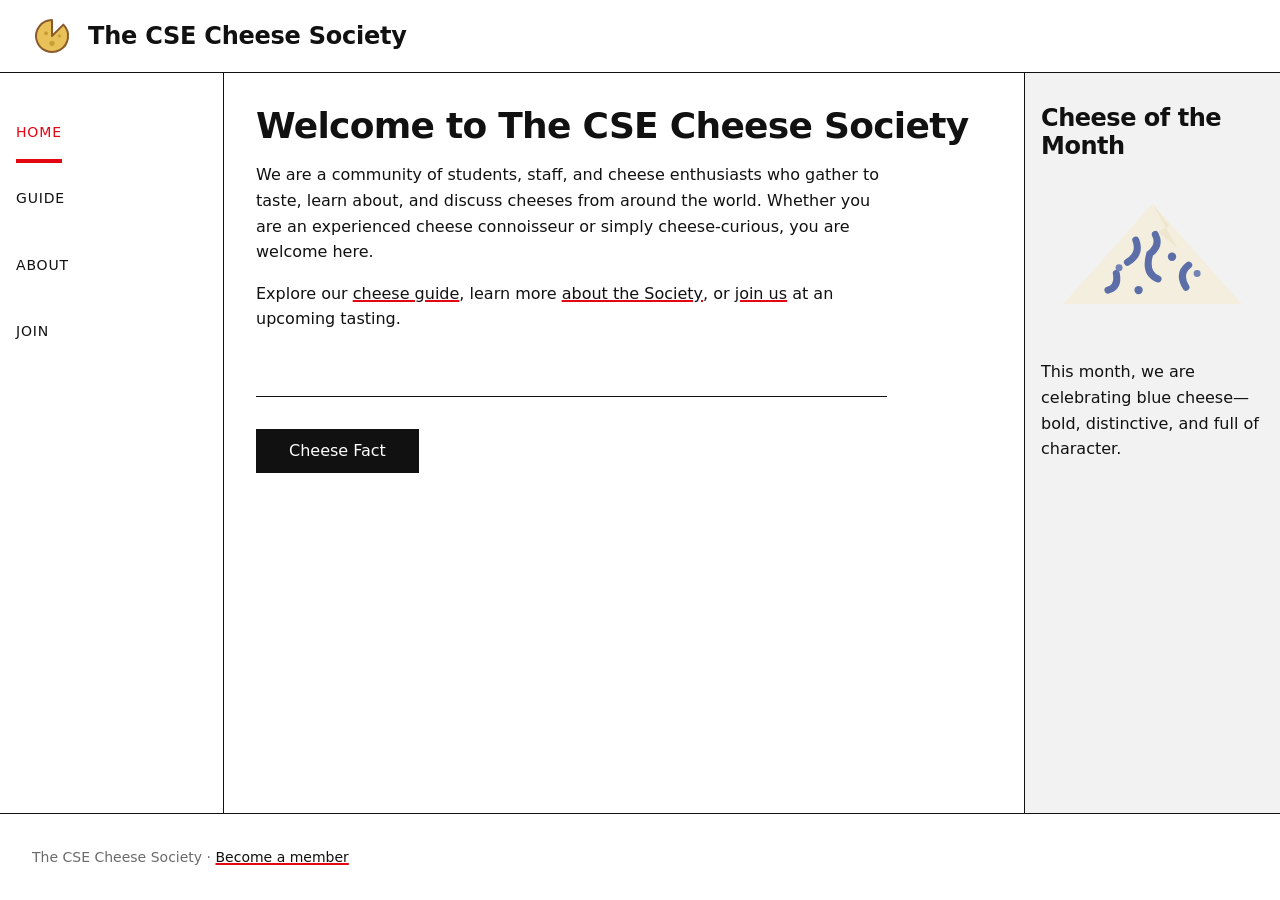
<file: index.html>
<!DOCTYPE html>
<html lang="en">
<head>
  <meta charset="utf-8">
  <meta name="viewport" content="width=device-width, initial-scale=1">
  <title>The CSE Cheese Society</title>
  <meta name="description" content="The CSE Cheese Society: students, staff, and enthusiasts who taste, learn about, and discuss cheeses from around the world.">
  <link rel="icon" href="images/logo.svg">
  <link rel="stylesheet" href="styles/tokens.css">
  <link rel="stylesheet" href="styles/global.css">
  <link rel="stylesheet" href="styles/site.css">
  <link rel="stylesheet" href="styles/home.css">
</head>
<body>

  <!-- ===== HERE reuse ===== -->
  <header class="site-header">
    <a class="site-header__brand" href="index.html">
      <img src="images/logo.svg" alt="">
      <span>The CSE Cheese Society</span>
    </a>
  </header>

  <!-- ===== HERE reuse ===== -->
  <nav class="site-nav" aria-label="Primary">
    <ul>
      <li><a href="index.html" aria-current="page">Home</a></li>
      <li><a href="guide/index.html">Guide</a></li>
      <li><a href="about.html">About</a></li>
      <li><a href="join.html">Join</a></li>
    </ul>
  </nav>

  
  <main>
    <h1>Welcome to The CSE Cheese Society</h1>
    <p>We are a community of students, staff, and cheese enthusiasts who gather
      to taste, learn about, and discuss cheeses from around the world. Whether
      you are an experienced cheese connoisseur or simply cheese-curious, you
      are welcome here.</p>
    <p>Explore our <a href="guide/index.html">cheese guide</a>, learn more
      <a href="about.html">about the Society</a>, or
      <a href="join.html">join us</a> at an upcoming tasting.</p>

    <section class="fact">
      <button class="fact__button" type="button" commandfor="cheese-fact" command="toggle-popover">
        Cheese Fact
      </button>

      
      <div id="cheese-fact" popover>
        <h2>Cheese Fact</h2>
        <p>Cheese is one of the world&rsquo;s oldest prepared foods, with
          evidence of cheesemaking dating back thousands of years.</p>
        <button type="button" commandfor="cheese-fact" command="hide-popover">Close</button>
      </div>
    </section>
  </main>

  
  <aside aria-label="Cheese of the Month">
    <h2>Cheese of the Month</h2>
    <img src="images/cheese-blue.svg" alt="An illustration of blue cheese">
    <p>This month, we are celebrating blue cheese&mdash;bold, distinctive, and
      full of character.</p>
  </aside>

  <!-- ===== HERE reuse ===== -->
  <footer class="site-footer">
    <p>The CSE Cheese Society &middot; <a href="join.html">Become a member</a></p>
  </footer>

</body>
</html>
</file>
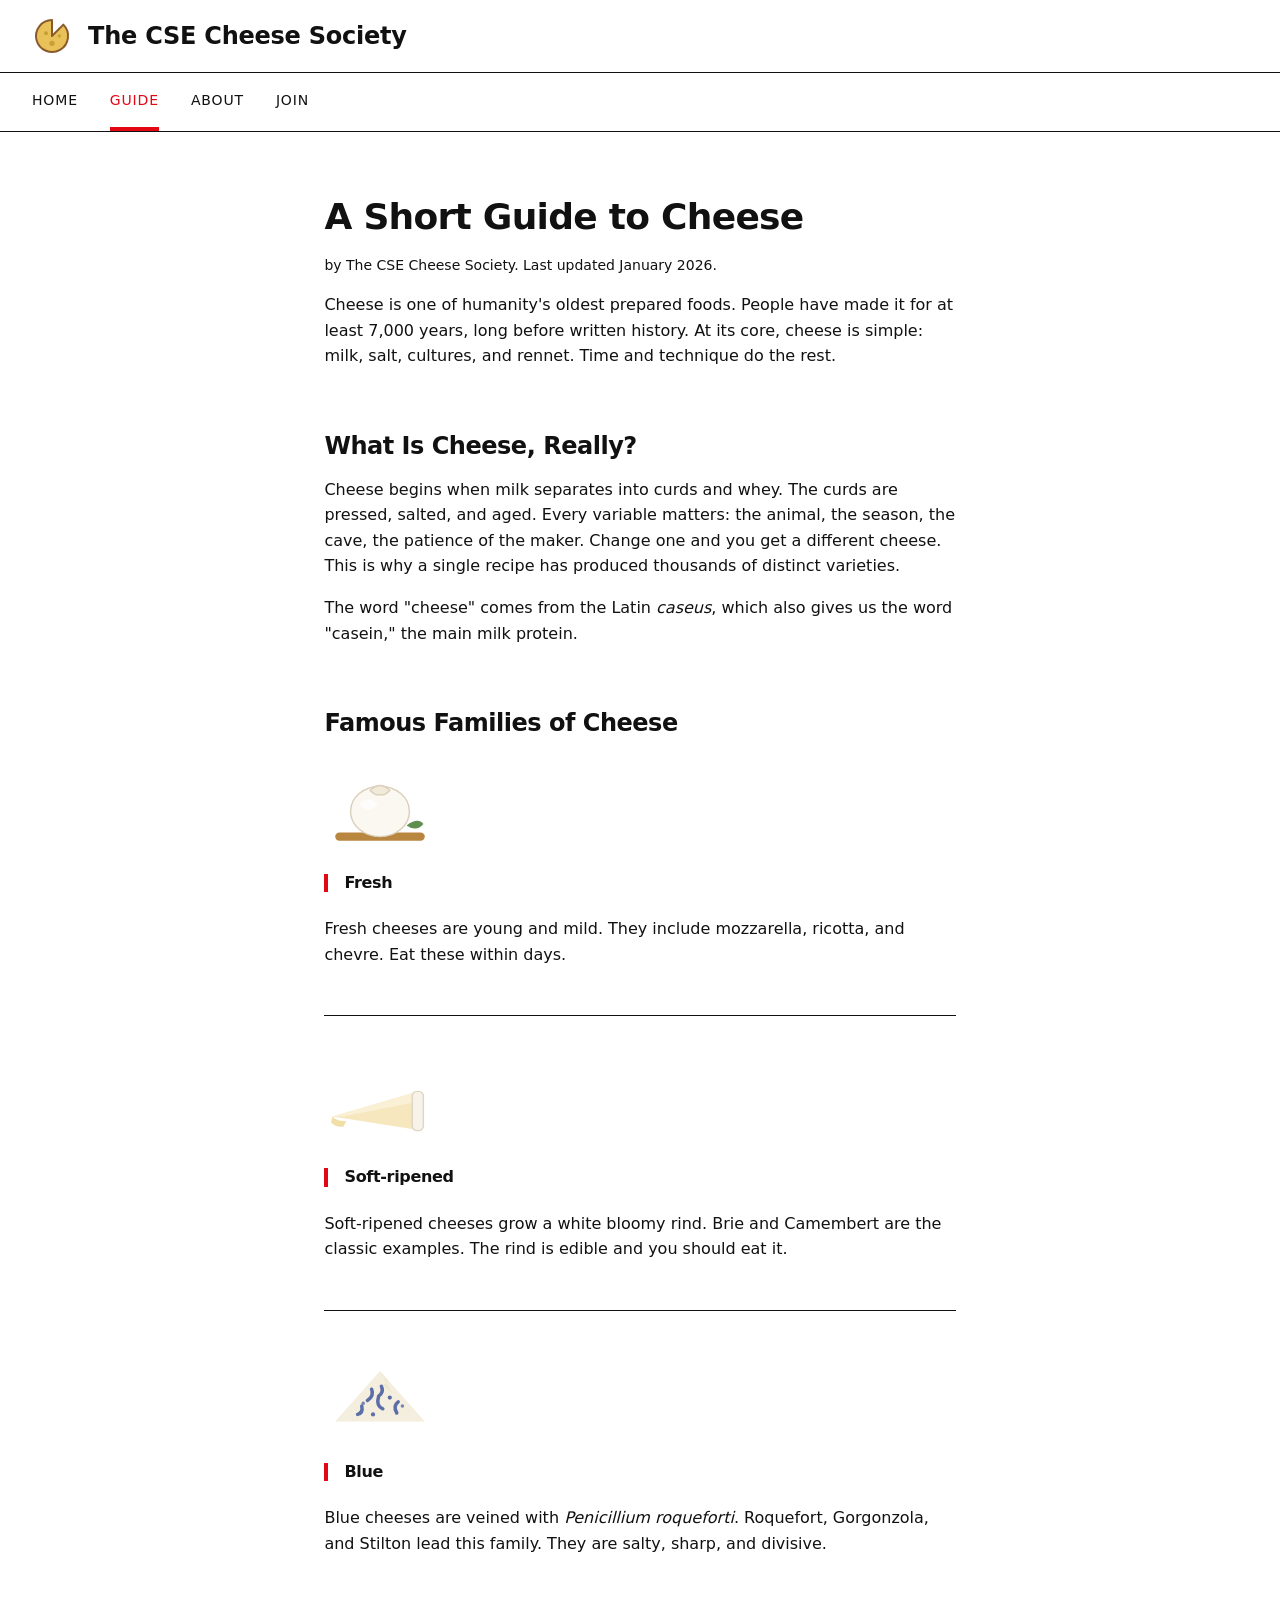
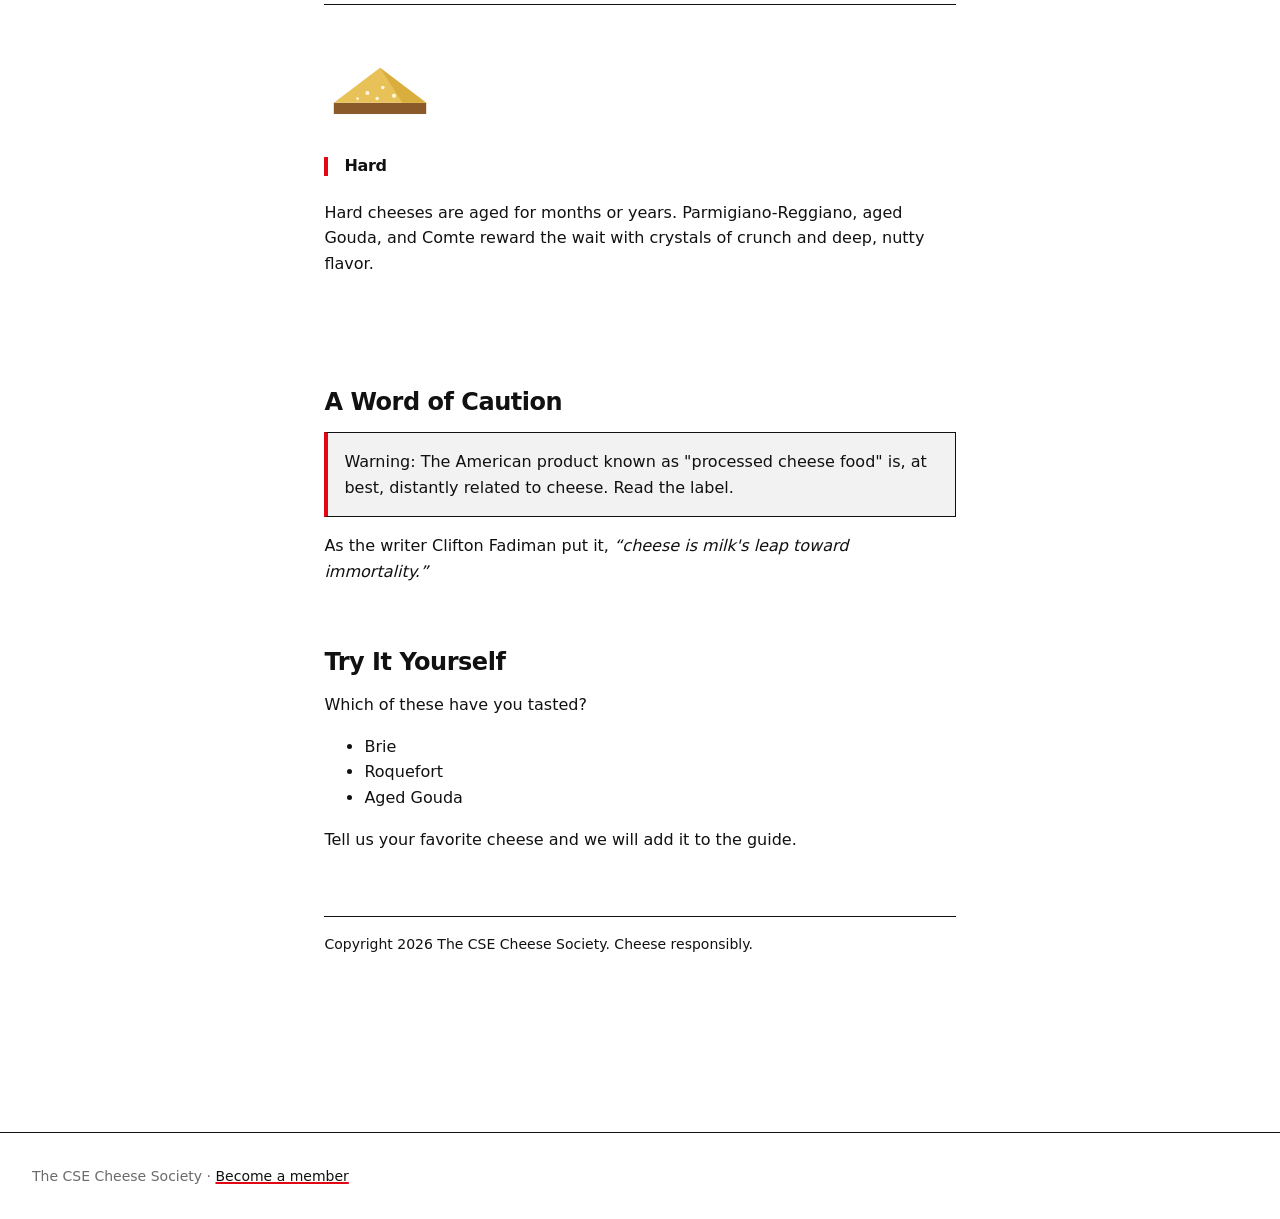
<file: guide/index.html>
<!DOCTYPE html>
<html lang="en">
<head>
  <meta charset="utf-8">
  <meta name="viewport" content="width=device-width, initial-scale=1">
  <title>Field Guide — The CSE Cheese Society</title>
  <meta name="description" content="A short guide to cheese: what it is, its famous families, and how to taste it. From The CSE Cheese Society.">
  <link rel="icon" href="../images/logo.svg">
  <link rel="stylesheet" href="../styles/tokens.css">
  <link rel="stylesheet" href="../styles/global.css">
  <link rel="stylesheet" href="../styles/site.css">
  <link rel="stylesheet" href="../styles/guide.css">
</head>
<body>

  <!-- ===== HERE reuse ===== -->
  <header class="site-header">
    <a class="site-header__brand" href="../index.html">
      <img src="../images/logo.svg" alt="">
      <span>The CSE Cheese Society</span>
    </a>
  </header>

  <!-- ===== HERE reuse ===== -->
  <nav class="site-nav" aria-label="Primary">
    <ul>
      <li><a href="../index.html">Home</a></li>
      <li><a href="index.html" aria-current="page">Guide</a></li>
      <li><a href="../about.html">About</a></li>
      <li><a href="../join.html">Join</a></li>
    </ul>
  </nav>

  
  <main>
    <article class="guide">
      <h1>A Short Guide to Cheese</h1>
      <p class="byline">by The CSE Cheese Society. Last updated January 2026.</p>

      <p>Cheese is one of humanity's oldest prepared foods. People have made it
        for at least 7,000 years, long before written history. At its core,
        cheese is simple: milk, salt, cultures, and rennet. Time and technique
        do the rest.</p>

      <section>
        <h2>What Is Cheese, Really?</h2>
        <p>Cheese begins when milk separates into curds and whey. The curds are
          pressed, salted, and aged. Every variable matters: the animal, the
          season, the cave, the patience of the maker. Change one and you get a
          different cheese. This is why a single recipe has produced thousands
          of distinct varieties.</p>
        <p>The word "cheese" comes from the Latin <em>caseus</em>, which also
          gives us the word "casein," the main milk protein.</p>
      </section>

      <section class="families">
        <h2>Famous Families of Cheese</h2>

        <div class="family">
          <a class="family__link" href="fresh.html">
            <img src="../images/cheese-fresh.svg" alt="">
            <h3 class="family__name">Fresh</h3>
          </a>
          <p>Fresh cheeses are young and mild. They include mozzarella, ricotta,
            and chevre. Eat these within days.</p>
        </div>

        <div class="family">
          <a class="family__link" href="soft.html">
            <img src="../images/cheese-soft.svg" alt="">
            <h3 class="family__name">Soft-ripened</h3>
          </a>
          <p>Soft-ripened cheeses grow a white bloomy rind. Brie and Camembert
            are the classic examples. The rind is edible and you should eat it.</p>
        </div>

        <div class="family">
          <a class="family__link" href="blue.html">
            <img src="../images/cheese-blue.svg" alt="">
            <h3 class="family__name">Blue</h3>
          </a>
          <p>Blue cheeses are veined with <em>Penicillium roqueforti</em>.
            Roquefort, Gorgonzola, and Stilton lead this family. They are salty,
            sharp, and divisive.</p>
        </div>

        <div class="family">
          <a class="family__link" href="hard.html">
            <img src="../images/cheese-hard.svg" alt="">
            <h3 class="family__name">Hard</h3>
          </a>
          <p>Hard cheeses are aged for months or years. Parmigiano-Reggiano,
            aged Gouda, and Comte reward the wait with crystals of crunch and
            deep, nutty flavor.</p>
        </div>
      </section>

      <section>
        <h2>A Word of Caution</h2>
        <p class="warning">Warning: The American product known as "processed
          cheese food" is, at best, distantly related to cheese. Read the label.</p>
        <p>As the writer Clifton Fadiman put it, <q>cheese is milk's leap toward
          immortality.</q></p>
      </section>

      <section>
        <h2>Try It Yourself</h2>
        <p>Which of these have you tasted?</p>
        <ul>
          <li>Brie</li>
          <li>Roquefort</li>
          <li>Aged Gouda</li>
        </ul>
        <p>Tell us your favorite cheese and we will add it to the guide.</p>
      </section>

      <p class="colophon">Copyright 2026 The CSE Cheese Society. Cheese responsibly.</p>
    </article>
  </main>

  <!-- ===== HERE reuse ===== -->
  <footer class="site-footer">
    <p>The CSE Cheese Society &middot; <a href="../join.html">Become a member</a></p>
  </footer>

</body>
</html>
</file>
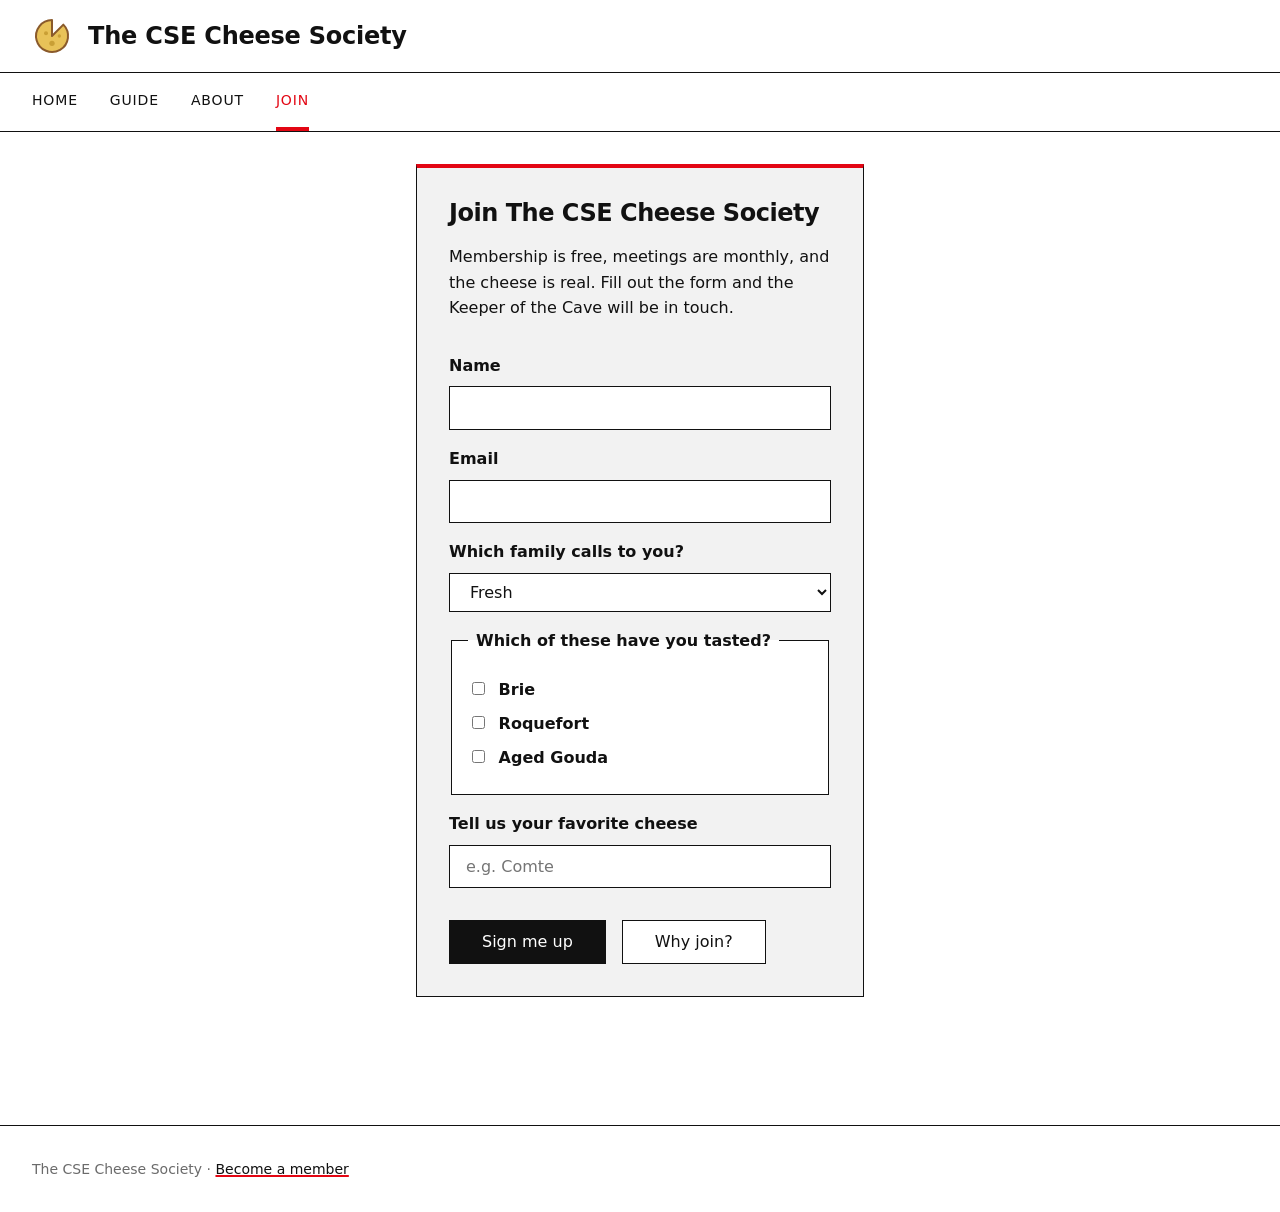
<file: join.html>
<!DOCTYPE html>
<html lang="en">
<head>
  <meta charset="utf-8">
  <meta name="viewport" content="width=device-width, initial-scale=1">
  <title>Join — The CSE Cheese Society</title>
  <meta name="description" content="Join The CSE Cheese Society: free membership, monthly tastings, and real cheese. Fill out the form to sign up.">
  <link rel="icon" href="images/logo.svg">
  <link rel="stylesheet" href="styles/tokens.css">
  <link rel="stylesheet" href="styles/global.css">
  <link rel="stylesheet" href="styles/site.css">
  <link rel="stylesheet" href="styles/join.css">
</head>
<body>

  <header class="site-header">
    <a class="site-header__brand" href="index.html">
      <img src="images/logo.svg" alt="">
      <span>The CSE Cheese Society</span>
    </a>
  </header>

  <nav class="site-nav" aria-label="Primary">
    <ul>
      <li><a href="index.html">Home</a></li>
      <li><a href="guide/index.html">Guide</a></li>
      <li><a href="about.html">About</a></li>
      <li><a href="join.html" aria-current="page">Join</a></li>
    </ul>
  </nav>

  <main>
    <div class="form-card">
      <h1>Join The CSE Cheese Society</h1>
      <p>Membership is free, meetings are monthly, and the cheese is real. Fill
        out the form and the Keeper of the Cave will be in touch.</p>

      <form>
        <div class="field">
          <label for="name">Name</label>
          <input id="name" name="name" type="text" autocomplete="name" required>
        </div>

        <div class="field">
          <label for="email">Email</label>
          <input id="email" name="email" type="email" autocomplete="email" required>
        </div>

        <div class="field">
          <label for="family">Which family calls to you?</label>
          <select id="family" name="family">
            <option value="fresh">Fresh</option>
            <option value="soft">Soft-ripened</option>
            <option value="blue">Blue</option>
            <option value="hard">Hard</option>
            <option value="undecided">Undecided &mdash; that&rsquo;s why I&rsquo;m here</option>
          </select>
        </div>

        <fieldset class="field">
          <legend>Which of these have you tasted?</legend>
          <label><input type="checkbox" name="tasted" value="brie"> Brie</label>
          <label><input type="checkbox" name="tasted" value="roquefort"> Roquefort</label>
          <label><input type="checkbox" name="tasted" value="aged-gouda"> Aged Gouda</label>
        </fieldset>

        <div class="field">
          <label for="favorite">Tell us your favorite cheese</label>
          <input id="favorite" name="favorite" type="text" placeholder="e.g. Comte">
        </div>

        <div class="actions">
          <button class="btn btn--primary" type="submit">Sign me up</button>
          <button class="btn btn--ghost" type="button" commandfor="why-join" command="show-modal">
            Why join?
          </button>
        </div>
      </form>
    </div>

    <!-- Invoker-driven modal dialog — opens and closes with no JavaScript -->
    <dialog id="why-join">
      <h2>Why join?</h2>
      <ul>
        <li>Monthly tastings. The Society buys the cheese. You bring opinions.</li>
        <li>Voting rights in the Cheese of the Month election.</li>
        <li>Access to THE CAVE (a mini-fridge, but a very serious one).</li>
        <li>A laminated membership card featuring the cheese of your choice.</li>
        <li>Amnesty program for recovering blue-cheese skeptics.</li>
      </ul>
      <button class="btn btn--primary" type="button" commandfor="why-join" command="close">
        I&rsquo;m convinced
      </button>
    </dialog>
  </main>

  <footer class="site-footer">
    <p>The CSE Cheese Society &middot; <a href="join.html">Become a member</a></p>
  </footer>

</body>
</html>
</file>
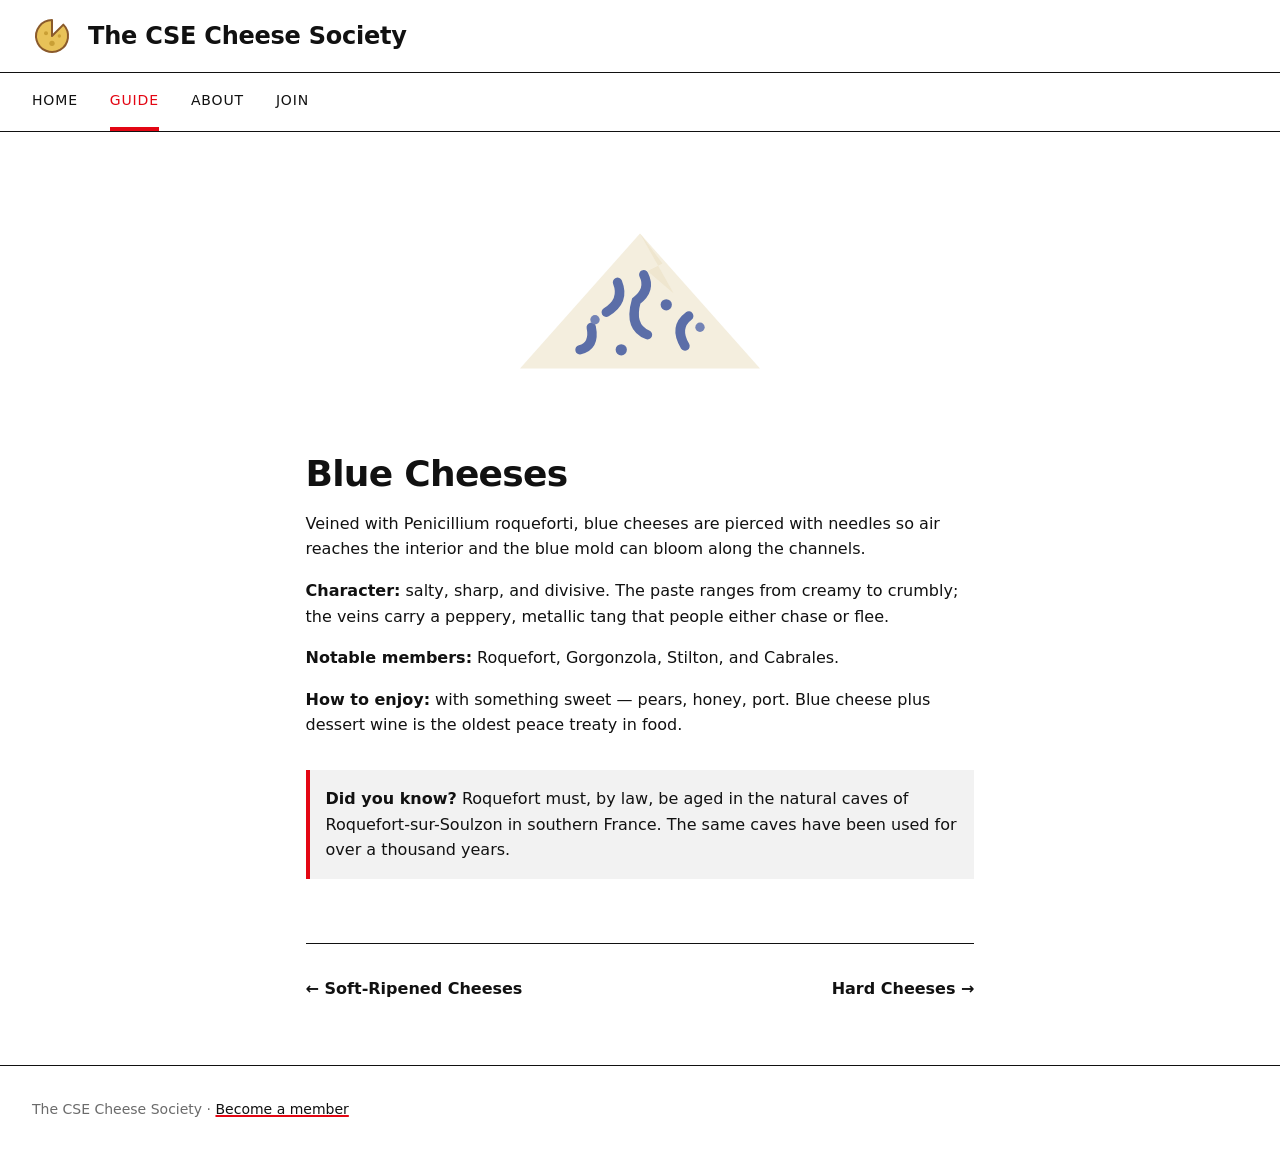
<file: guide/blue.html>
<!DOCTYPE html>
<html lang="en">
<head>
  <meta charset="utf-8">
  <meta name="viewport" content="width=device-width, initial-scale=1">
  <title>Blue Cheeses — The CSE Cheese Society</title>
  <meta name="description" content="Blue cheeses: salty, sharp, and veined with Penicillium roqueforti — Roquefort, Gorgonzola, Stilton, Cabrales.">
  <link rel="icon" href="../images/logo.svg">
  <link rel="stylesheet" href="../styles/tokens.css">
  <link rel="stylesheet" href="../styles/global.css">
  <link rel="stylesheet" href="../styles/site.css">
  <link rel="stylesheet" href="../styles/family.css">
</head>
<body>

  <header class="site-header">
    <a class="site-header__brand" href="../index.html">
      <img src="../images/logo.svg" alt="">
      <span>The CSE Cheese Society</span>
    </a>
  </header>

  <nav class="site-nav" aria-label="Primary">
    <ul>
      <li><a href="../index.html">Home</a></li>
      <li><a href="index.html" aria-current="page">Guide</a></li>
      <li><a href="../about.html">About</a></li>
      <li><a href="../join.html">Join</a></li>
    </ul>
  </nav>

  <main>
    <img class="hero" src="../images/cheese-blue.svg" alt="Illustration of a blue cheese">
    <h1>Blue Cheeses</h1>
    <p>Veined with Penicillium roqueforti, blue cheeses are pierced with needles
      so air reaches the interior and the blue mold can bloom along the
      channels.</p>
    <p><strong>Character:</strong> salty, sharp, and divisive. The paste ranges
      from creamy to crumbly; the veins carry a peppery, metallic tang that
      people either chase or flee.</p>
    <p><strong>Notable members:</strong> Roquefort, Gorgonzola, Stilton, and
      Cabrales.</p>
    <p><strong>How to enjoy:</strong> with something sweet &mdash; pears, honey,
      port. Blue cheese plus dessert wine is the oldest peace treaty in food.</p>
    <p class="dyk"><strong>Did you know?</strong> Roquefort must, by law, be aged
      in the natural caves of Roquefort-sur-Soulzon in southern France. The same
      caves have been used for over a thousand years.</p>

    <nav class="pager" aria-label="Between families">
      <a href="soft.html" rel="prev">&larr; Soft-Ripened Cheeses</a>
      <a href="hard.html" rel="next">Hard Cheeses &rarr;</a>
    </nav>
  </main>

  <footer class="site-footer">
    <p>The CSE Cheese Society &middot; <a href="../join.html">Become a member</a></p>
  </footer>

</body>
</html>
</file>
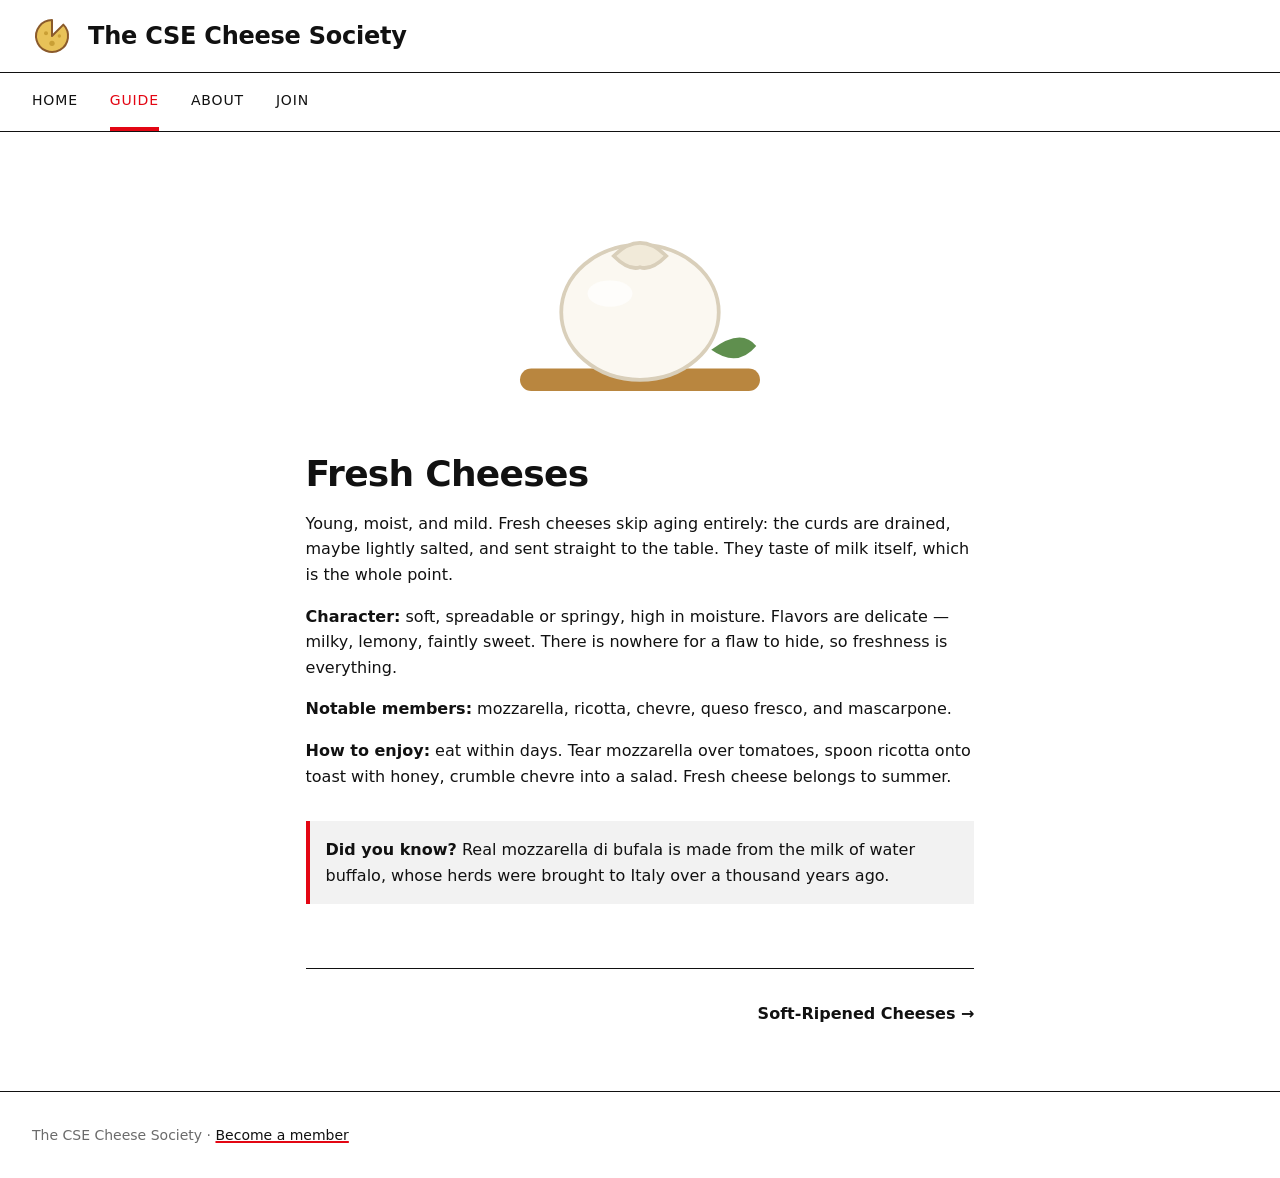
<file: guide/fresh.html>
<!DOCTYPE html>
<html lang="en">
<head>
  <meta charset="utf-8">
  <meta name="viewport" content="width=device-width, initial-scale=1">
  <title>Fresh Cheeses — The CSE Cheese Society</title>
  <meta name="description" content="Fresh cheeses: young, moist, and mild — mozzarella, ricotta, chevre, queso fresco, and mascarpone.">
  <link rel="icon" href="../images/logo.svg">
  <link rel="stylesheet" href="../styles/tokens.css">
  <link rel="stylesheet" href="../styles/global.css">
  <link rel="stylesheet" href="../styles/site.css">
  <link rel="stylesheet" href="../styles/family.css">
</head>
<body>

  <header class="site-header">
    <a class="site-header__brand" href="../index.html">
      <img src="../images/logo.svg" alt="">
      <span>The CSE Cheese Society</span>
    </a>
  </header>

  <nav class="site-nav" aria-label="Primary">
    <ul>
      <li><a href="../index.html">Home</a></li>
      <li><a href="index.html" aria-current="page">Guide</a></li>
      <li><a href="../about.html">About</a></li>
      <li><a href="../join.html">Join</a></li>
    </ul>
  </nav>

  <main>
    <img class="hero" src="../images/cheese-fresh.svg" alt="Illustration of a fresh cheese">
    <h1>Fresh Cheeses</h1>
    <p>Young, moist, and mild. Fresh cheeses skip aging entirely: the curds are
      drained, maybe lightly salted, and sent straight to the table. They taste
      of milk itself, which is the whole point.</p>
    <p><strong>Character:</strong> soft, spreadable or springy, high in moisture.
      Flavors are delicate &mdash; milky, lemony, faintly sweet. There is nowhere
      for a flaw to hide, so freshness is everything.</p>
    <p><strong>Notable members:</strong> mozzarella, ricotta, chevre, queso
      fresco, and mascarpone.</p>
    <p><strong>How to enjoy:</strong> eat within days. Tear mozzarella over
      tomatoes, spoon ricotta onto toast with honey, crumble chevre into a
      salad. Fresh cheese belongs to summer.</p>
    <p class="dyk"><strong>Did you know?</strong> Real mozzarella di bufala is
      made from the milk of water buffalo, whose herds were brought to Italy
      over a thousand years ago.</p>

    <nav class="pager" aria-label="Between families">
      <span></span>
      <a href="soft.html" rel="next">Soft-Ripened Cheeses &rarr;</a>
    </nav>
  </main>

  <footer class="site-footer">
    <p>The CSE Cheese Society &middot; <a href="../join.html">Become a member</a></p>
  </footer>

</body>
</html>
</file>
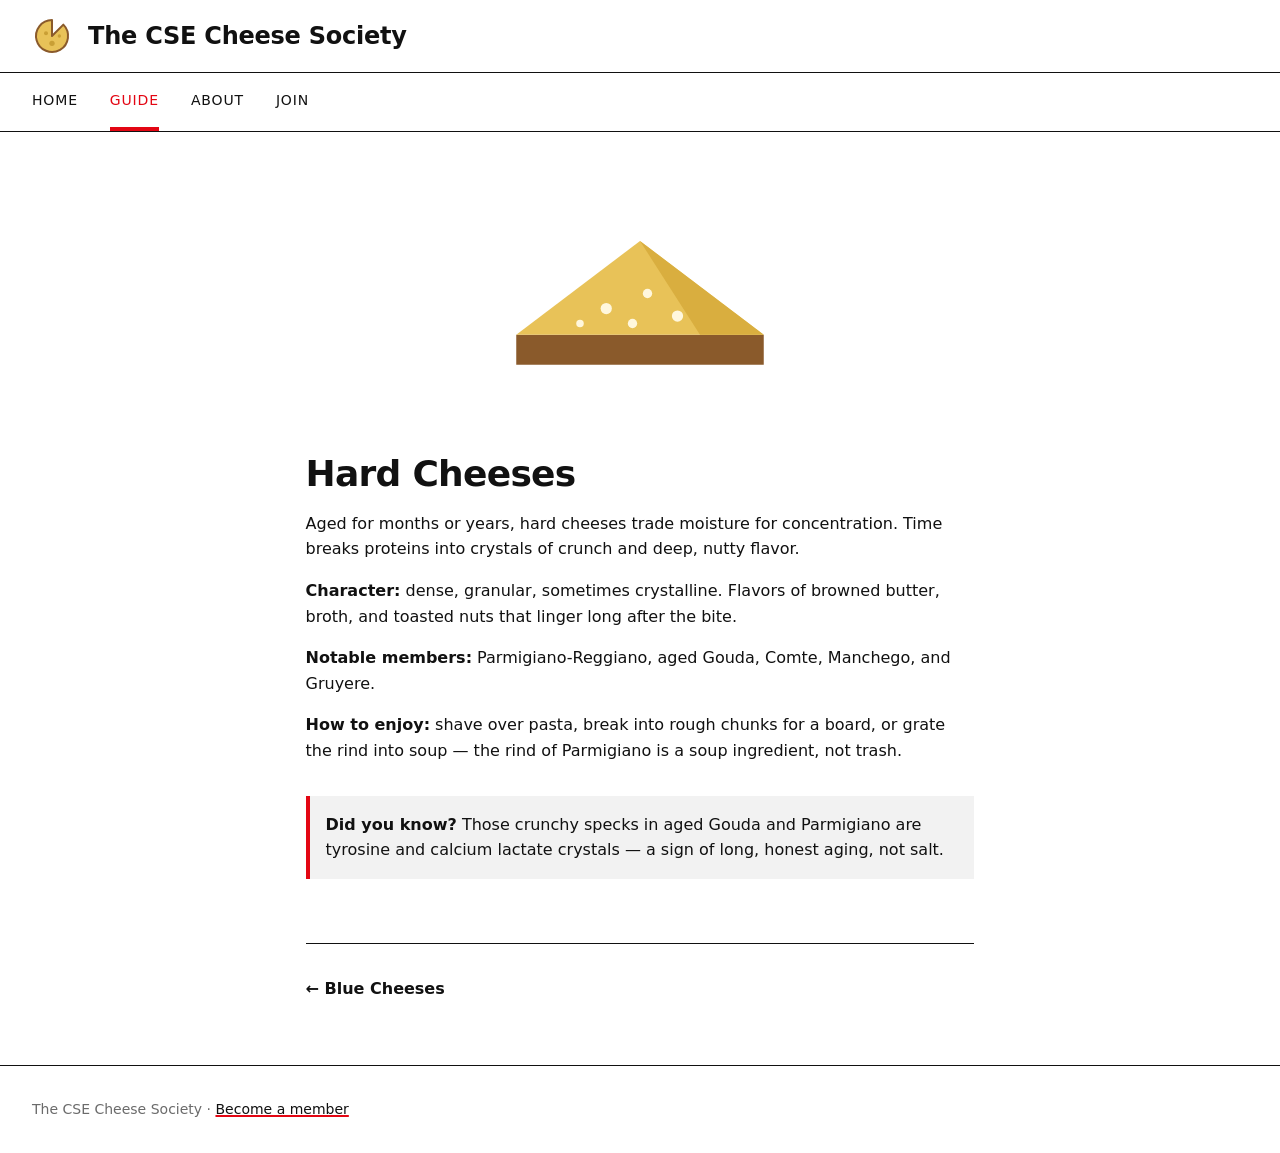
<file: guide/hard.html>
<!DOCTYPE html>
<html lang="en">
<head>
  <meta charset="utf-8">
  <meta name="viewport" content="width=device-width, initial-scale=1">
  <title>Hard Cheeses — The CSE Cheese Society</title>
  <meta name="description" content="Hard cheeses: aged, dense, and crystalline — Parmigiano-Reggiano, aged Gouda, Comte, Manchego, Gruyere.">
  <link rel="icon" href="../images/logo.svg">
  <link rel="stylesheet" href="../styles/tokens.css">
  <link rel="stylesheet" href="../styles/global.css">
  <link rel="stylesheet" href="../styles/site.css">
  <link rel="stylesheet" href="../styles/family.css">
</head>
<body>

  <header class="site-header">
    <a class="site-header__brand" href="../index.html">
      <img src="../images/logo.svg" alt="">
      <span>The CSE Cheese Society</span>
    </a>
  </header>

  <nav class="site-nav" aria-label="Primary">
    <ul>
      <li><a href="../index.html">Home</a></li>
      <li><a href="index.html" aria-current="page">Guide</a></li>
      <li><a href="../about.html">About</a></li>
      <li><a href="../join.html">Join</a></li>
    </ul>
  </nav>

  <main>
    <img class="hero" src="../images/cheese-hard.svg" alt="Illustration of a hard cheese">
    <h1>Hard Cheeses</h1>
    <p>Aged for months or years, hard cheeses trade moisture for concentration.
      Time breaks proteins into crystals of crunch and deep, nutty flavor.</p>
    <p><strong>Character:</strong> dense, granular, sometimes crystalline.
      Flavors of browned butter, broth, and toasted nuts that linger long after
      the bite.</p>
    <p><strong>Notable members:</strong> Parmigiano-Reggiano, aged Gouda, Comte,
      Manchego, and Gruyere.</p>
    <p><strong>How to enjoy:</strong> shave over pasta, break into rough chunks
      for a board, or grate the rind into soup &mdash; the rind of Parmigiano is
      a soup ingredient, not trash.</p>
    <p class="dyk"><strong>Did you know?</strong> Those crunchy specks in aged
      Gouda and Parmigiano are tyrosine and calcium lactate crystals &mdash; a
      sign of long, honest aging, not salt.</p>

    <nav class="pager" aria-label="Between families">
      <a href="blue.html" rel="prev">&larr; Blue Cheeses</a>
      <span></span>
    </nav>
  </main>

  <footer class="site-footer">
    <p>The CSE Cheese Society &middot; <a href="../join.html">Become a member</a></p>
  </footer>

</body>
</html>
</file>
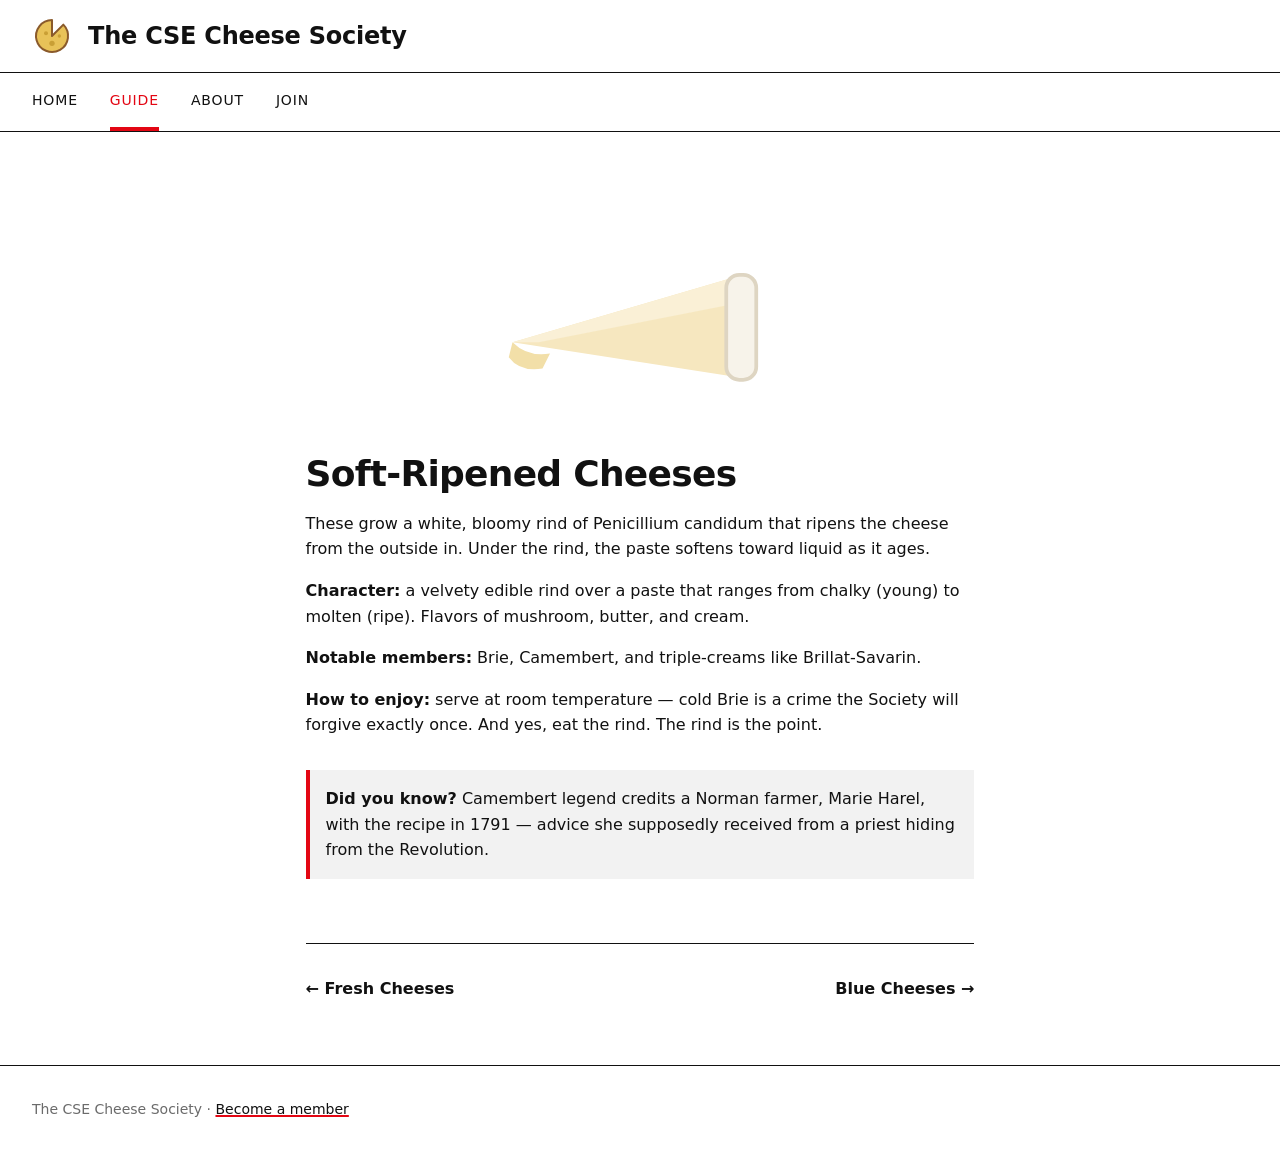
<file: guide/soft.html>
<!DOCTYPE html>
<html lang="en">
<head>
  <meta charset="utf-8">
  <meta name="viewport" content="width=device-width, initial-scale=1">
  <title>Soft-Ripened Cheeses — The CSE Cheese Society</title>
  <meta name="description" content="Soft-ripened cheeses: a bloomy edible rind over molten paste — Brie, Camembert, and triple-creams.">
  <link rel="icon" href="../images/logo.svg">
  <link rel="stylesheet" href="../styles/tokens.css">
  <link rel="stylesheet" href="../styles/global.css">
  <link rel="stylesheet" href="../styles/site.css">
  <link rel="stylesheet" href="../styles/family.css">
</head>
<body>

  <header class="site-header">
    <a class="site-header__brand" href="../index.html">
      <img src="../images/logo.svg" alt="">
      <span>The CSE Cheese Society</span>
    </a>
  </header>

  <nav class="site-nav" aria-label="Primary">
    <ul>
      <li><a href="../index.html">Home</a></li>
      <li><a href="index.html" aria-current="page">Guide</a></li>
      <li><a href="../about.html">About</a></li>
      <li><a href="../join.html">Join</a></li>
    </ul>
  </nav>

  <main>
    <img class="hero" src="../images/cheese-soft.svg" alt="Illustration of a soft-ripened cheese">
    <h1>Soft-Ripened Cheeses</h1>
    <p>These grow a white, bloomy rind of Penicillium candidum that ripens the
      cheese from the outside in. Under the rind, the paste softens toward
      liquid as it ages.</p>
    <p><strong>Character:</strong> a velvety edible rind over a paste that ranges
      from chalky (young) to molten (ripe). Flavors of mushroom, butter, and
      cream.</p>
    <p><strong>Notable members:</strong> Brie, Camembert, and triple-creams like
      Brillat-Savarin.</p>
    <p><strong>How to enjoy:</strong> serve at room temperature &mdash; cold Brie
      is a crime the Society will forgive exactly once. And yes, eat the rind.
      The rind is the point.</p>
    <p class="dyk"><strong>Did you know?</strong> Camembert legend credits a
      Norman farmer, Marie Harel, with the recipe in 1791 &mdash; advice she
      supposedly received from a priest hiding from the Revolution.</p>

    <nav class="pager" aria-label="Between families">
      <a href="fresh.html" rel="prev">&larr; Fresh Cheeses</a>
      <a href="blue.html" rel="next">Blue Cheeses &rarr;</a>
    </nav>
  </main>

  <footer class="site-footer">
    <p>The CSE Cheese Society &middot; <a href="../join.html">Become a member</a></p>
  </footer>

</body>
</html>
</file>
<file: styles/tokens.css>
:root {
  /* designs */
  --ink: #111;
  --paper: #fff;
  --panel: #f2f2f2;
  --accent: #e30613;
  --muted: #6b6b6b;

  /* spacing */
  --space-1: 0.5rem;
  --space-2: 1rem;
  --space-3: 2rem;
  --space-4: 4rem;
  --space-5: 6rem;

  /* border looks */
  --border-style: solid;
  --border-width: 1px;
  --rule-width: 4px;
  --underline-width: 2px;
  --border: var(--border-width) var(--border-style) var(--ink);
  --rule: var(--rule-width) var(--border-style) var(--accent);

  /* text category */
  --font-sans: system-ui, "Helvetica Neue", Arial, sans-serif;  
  --font-mono: ui-monospace, "SFMono-Regular", Menlo, monospace; 
  --text-s: 0.875rem;
  --text-m: 1rem;
  --text-l: 1.5rem;
  --text-xl: 2.25rem;
  --leading-body: 1.6; 
  --leading-tight: 1.15;


  /* other measure */
  --measure: 62ch; 
  --sidebar: 14rem; 
}
</file>
<file: styles/global.css>
@layer reset, base, chrome, layout;

@layer reset {
  * { box-sizing: border-box; }

  body, figure, blockquote { margin: 0; }

  img, svg, picture { display: block; max-width: 100%; height: auto; }

  input, button, textarea, select { font: inherit; color: inherit; }

  :where(a, button, summary, input, select):focus-visible {
    outline: var(--rule-width) var(--border-style) var(--accent);
    outline-offset: 2px;
  }
}

@layer base {
  body {
    background: var(--paper);
    color: var(--ink);
    font-family: var(--font-sans);
    font-size: var(--text-m);
    line-height: var(--leading-body);
  }

  h1, h2, h3 {
    margin-block: 0 var(--space-2);
    line-height: var(--leading-tight);
    letter-spacing: -0.02em;
  }
  h1 { font-size: var(--text-xl); }
  h2 { font-size: var(--text-l); }
  h3 { font-size: var(--text-m); }

  p, ul, ol, blockquote { margin-block: 0 var(--space-2); }

  figcaption {
    font-size: var(--text-s);
    color: var(--muted);
  }

  a {
    color: var(--ink);
    text-decoration-color: var(--accent);
    text-decoration-thickness: var(--underline-width);
  }
  a:hover { color: var(--accent); }

  summary { cursor: pointer; font-weight: 700; }

  code {
    font-family: var(--font-mono);
    font-size: 0.9em;
  }
}
</file>
<file: styles/site.css>
@layer chrome {

  .site-header {
    display: flex;
    align-items: center;
    padding: var(--space-2) var(--space-3);
    background: var(--paper);
    border-bottom: var(--border);
  }
  .site-header__brand {
    display: flex;
    align-items: center;
    gap: var(--space-2);
    text-decoration: none;
    color: var(--ink);
  }
  .site-header__brand img { width: 40px; height: 40px; }
  .site-header__brand span {
    font-size: var(--text-l);
    font-weight: 700;
    letter-spacing: -0.01em;
  }

  .site-nav {
    background: var(--paper);
    border-bottom: var(--border);
  }
  .site-nav ul {
    margin: 0;
    padding: 0 var(--space-3);
    list-style: none;
    display: flex;
    flex-wrap: wrap;
    gap: var(--space-3);
  }
  .site-nav a {
    display: inline-block;
    padding: var(--space-2) 0;
    color: var(--ink);
    font-size: var(--text-s);
    letter-spacing: 0.06em;
    text-transform: uppercase;
    text-decoration: none;
    border-bottom: var(--rule-width) var(--border-style) transparent;
  }
  .site-nav a:hover { color: var(--accent); }
  .site-nav a[aria-current="page"] {
    color: var(--accent);
    border-bottom-color: var(--accent); 
  }

  .site-footer {
    margin-top: var(--space-5);
    padding: var(--space-3);
    border-top: var(--border);
    color: var(--muted);
    font-size: var(--text-s);
  }
  .site-footer p { margin: 0; }
  .site-footer a { color: var(--ink); }

  @media (max-width: 480px) {
    .site-header { padding: var(--space-2); }
    .site-header__brand span { font-size: var(--text-m); }
    .site-nav ul { padding-inline: var(--space-2); gap: var(--space-2); }
  }
}

@media (prefers-reduced-motion: no-preference) {
  @view-transition { navigation: auto; }
}
</file>
<file: styles/home.css>
@layer layout {
  body {
    --aside-col: 16rem;

    display: grid;
    grid-template-areas:
      "header header header"
      "nav    main   aside"
      "footer footer footer";
    grid-template-columns: var(--sidebar) 1fr var(--aside-col);
    grid-template-rows: auto 1fr auto;
    min-height: 100svh;
  }

  .site-header { grid-area: header; }
  .site-nav    { grid-area: nav; }
  main         { grid-area: main; padding: var(--space-3); }
  aside        { grid-area: aside; }
  .site-footer { grid-area: footer; margin-top: 0; } /* cancel chrome's top gap inside the grid */

  main > * { max-width: var(--measure); }

  .site-nav {
    border-bottom: none;
    border-inline-end: var(--border);
  }
  .site-nav ul {
    flex-direction: column;
    gap: var(--space-1);
    padding: var(--space-3) var(--space-2);
  }

  aside {
    padding: var(--space-3) var(--space-2);
    border-inline-start: var(--border);
    background: var(--panel);
  }
  aside h2 { font-size: var(--text-l); }
  aside img { width: 100%; margin-block: var(--space-2); }

  /* Cheese Fact: the invoker trigger + its popover. */
  .fact {
    margin-top: var(--space-4);
    padding-top: var(--space-3);
    border-top: var(--border);
  }
  .fact__button {
    padding: var(--space-1) var(--space-3);
    background: var(--ink);
    color: var(--paper);
    border: var(--border);
    cursor: pointer;
  }
  .fact__button:hover { background: var(--accent); border-color: var(--accent); }

  #cheese-fact {
    max-width: 34ch;
    margin: auto;    
    padding: var(--space-3);
    background: var(--paper);
    border: var(--border);
    border-inline-start: var(--rule); 
  }
  #cheese-fact::backdrop { background: rgb(0 0 0 / 0.4); }
  #cheese-fact button {
    margin-top: var(--space-2);
    padding: var(--space-1) var(--space-2);
    background: var(--paper);
    border: var(--border);
    cursor: pointer;
  }

  @media (max-width: 40rem) {
    body {
      grid-template-areas:
        "header"
        "nav"
        "main"
        "aside"
        "footer";
      grid-template-columns: 1fr;
      grid-template-rows: auto auto 1fr auto auto;
    }
    .site-nav { border-inline-end: none; border-bottom: var(--border); }
    .site-nav ul { flex-direction: row; flex-wrap: wrap; padding: var(--space-1) var(--space-3); }
    aside { border-inline-start: none; border-top: var(--border); }
  }
}
</file>
<file: styles/guide.css>
@layer layout {
  main {
    padding-block: var(--space-4);
    padding-inline: var(--space-3);
  }

  .guide {
    max-width: var(--measure);
    margin-inline: auto;
  }

  .guide > * + *      { margin-top: var(--space-2); }
  .guide > section    { margin-top: var(--space-4); }
  .families .family p { margin-top: var(--space-1); }

  .byline { font-size: var(--text-s); }

  .family {
    padding-block: var(--space-3);
    border-top: var(--border);
  }
  .family:first-of-type { border-top: 0; padding-top: 0; }

  .family__link {
    display: inline-block;
    text-decoration: none;
    color: var(--ink);
  }
  .family__link img { width: 112px; height: 112px; }
  .family__name {
    margin-top: var(--space-1);
    border-inline-start: var(--rule);
    padding-inline-start: var(--space-2);
  }
  .family__link:hover .family__name,
  .family__link:focus-visible .family__name { color: var(--accent); }

  .warning {
    padding: var(--space-2);
    background: var(--panel);
    border: var(--border);
    border-inline-start: var(--rule);
  }
  q { font-style: italic; }

  .colophon {
    margin-top: var(--space-4);
    padding-top: var(--space-2);
    border-top: var(--border);
    font-size: var(--text-s);
  }
}
</file>
<file: styles/join.css>
@layer layout {
  body {
    display: flex;
    flex-direction: column;
    min-height: 100svh;
  }

  main {
    flex: 1;
    display: flex;
    justify-content: center;
    align-items: center;
    padding: var(--space-3);
  }

  .form-card {
    width: 100%;
    max-width: 28rem;
    padding: var(--space-3);
    background: var(--panel);
    border: var(--border);
    border-block-start: var(--rule); 
  }
  .form-card h1 { font-size: var(--text-l); }
  .form-card > p { margin-block-end: var(--space-3); }

  .field { margin-block-end: var(--space-2); }
  .field > label { display: block; margin-block-end: var(--space-1); font-weight: 700; }
  .field input[type="text"],
  .field input[type="email"],
  .field select {
    width: 100%;
    padding: var(--space-1) var(--space-2);
    background: var(--paper);
    border: var(--border);
  }

  fieldset.field {
    padding: var(--space-2);
    background: var(--paper);
    border: var(--border);
  }
  fieldset.field legend { padding-inline: var(--space-1); font-weight: 700; }
  fieldset.field label { display: block; margin-block: var(--space-1); }
  fieldset.field input { margin-inline-end: var(--space-1); }

  .actions { display: flex; flex-wrap: wrap; gap: var(--space-2); margin-block-start: var(--space-3); }
  .btn {
    padding: var(--space-1) var(--space-3);
    background: var(--paper);
    border: var(--border);
    cursor: pointer;
  }
  .btn--primary { background: var(--ink); color: var(--paper); border-color: var(--ink); }
  .btn--primary:hover { background: var(--accent); border-color: var(--accent); }
  .btn--ghost:hover { color: var(--accent); border-color: var(--accent); }

  dialog {
    max-width: 30rem;
    padding: var(--space-3);
    background: var(--paper);
    border: var(--border);
    border-block-start: var(--rule);
  }
  dialog::backdrop { background: rgb(0 0 0 / 0.4); }
  dialog h2 { margin-block-end: var(--space-2); }
  dialog ul { margin-block-end: var(--space-3); padding-inline-start: var(--space-3); }
  dialog li { margin-block: var(--space-1); }

  @media (max-width: 40rem) {
    main { padding: var(--space-2); }
  }
}
</file>
<file: styles/family.css>
@layer layout {
  body {
    display: grid;
    grid-template-areas:
      "header"
      "nav"
      "main"
      "footer";
    grid-template-rows: auto auto 1fr auto;
    min-height: 100svh;
  }
  .site-header { grid-area: header; }
  .site-nav    { grid-area: nav; }
  main         { grid-area: main; }
  .site-footer { grid-area: footer; margin-top: 0; } 
  main {
    max-width: 72ch;
    margin-inline: auto;
    padding: var(--space-4) var(--space-3);
  }

  .hero {
    max-width: 300px;
    margin: 0 auto var(--space-3);
  }

  .dyk {
    margin-top: var(--space-3);
    padding: var(--space-2);
    background: var(--panel);
    border-inline-start: var(--rule);
  }

  .pager {
    display: flex;
    justify-content: space-between;
    gap: var(--space-2);
    margin-top: var(--space-4);
    padding-top: var(--space-3);
    border-top: var(--border);
  }
  .pager a { text-decoration: none; font-weight: 700; }
  .pager a:hover { color: var(--accent); }

  @media (max-width: 40rem) {
    main { padding: var(--space-3) var(--space-2); }
  }
}
</file>
